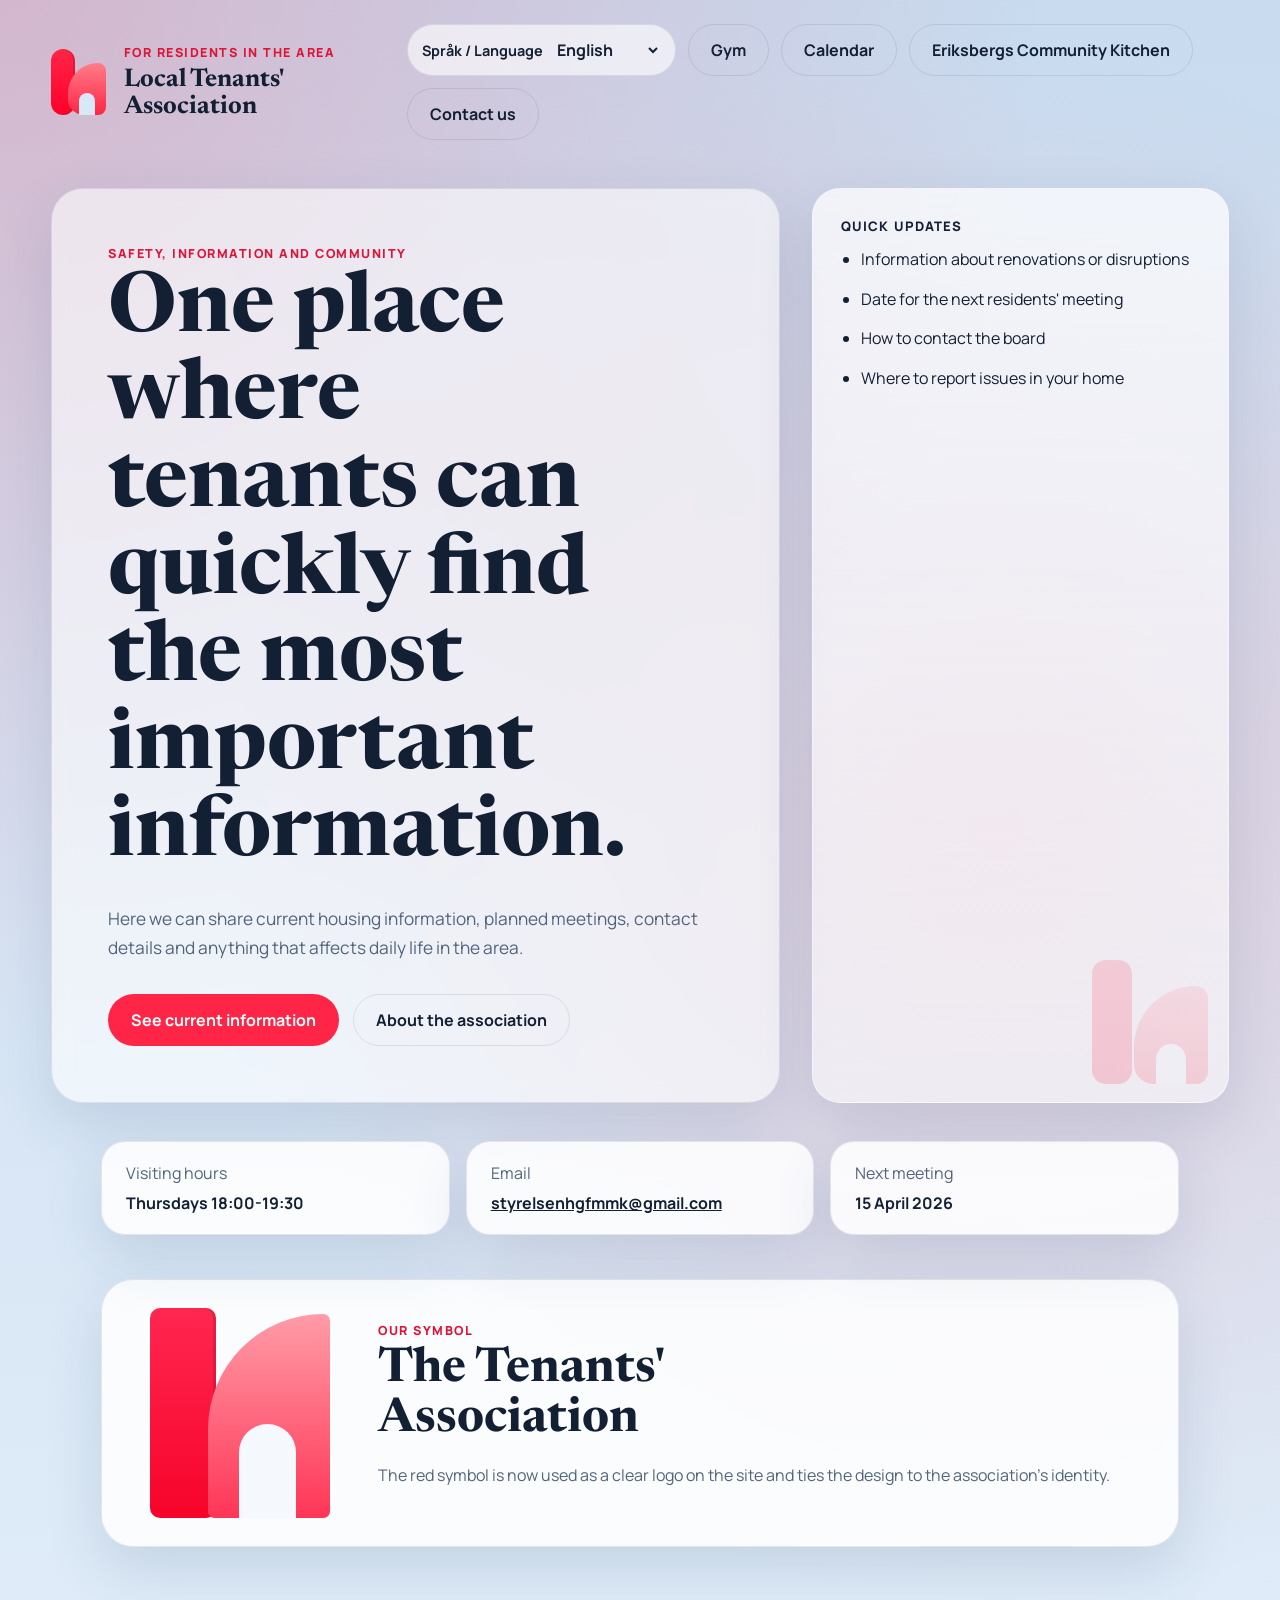
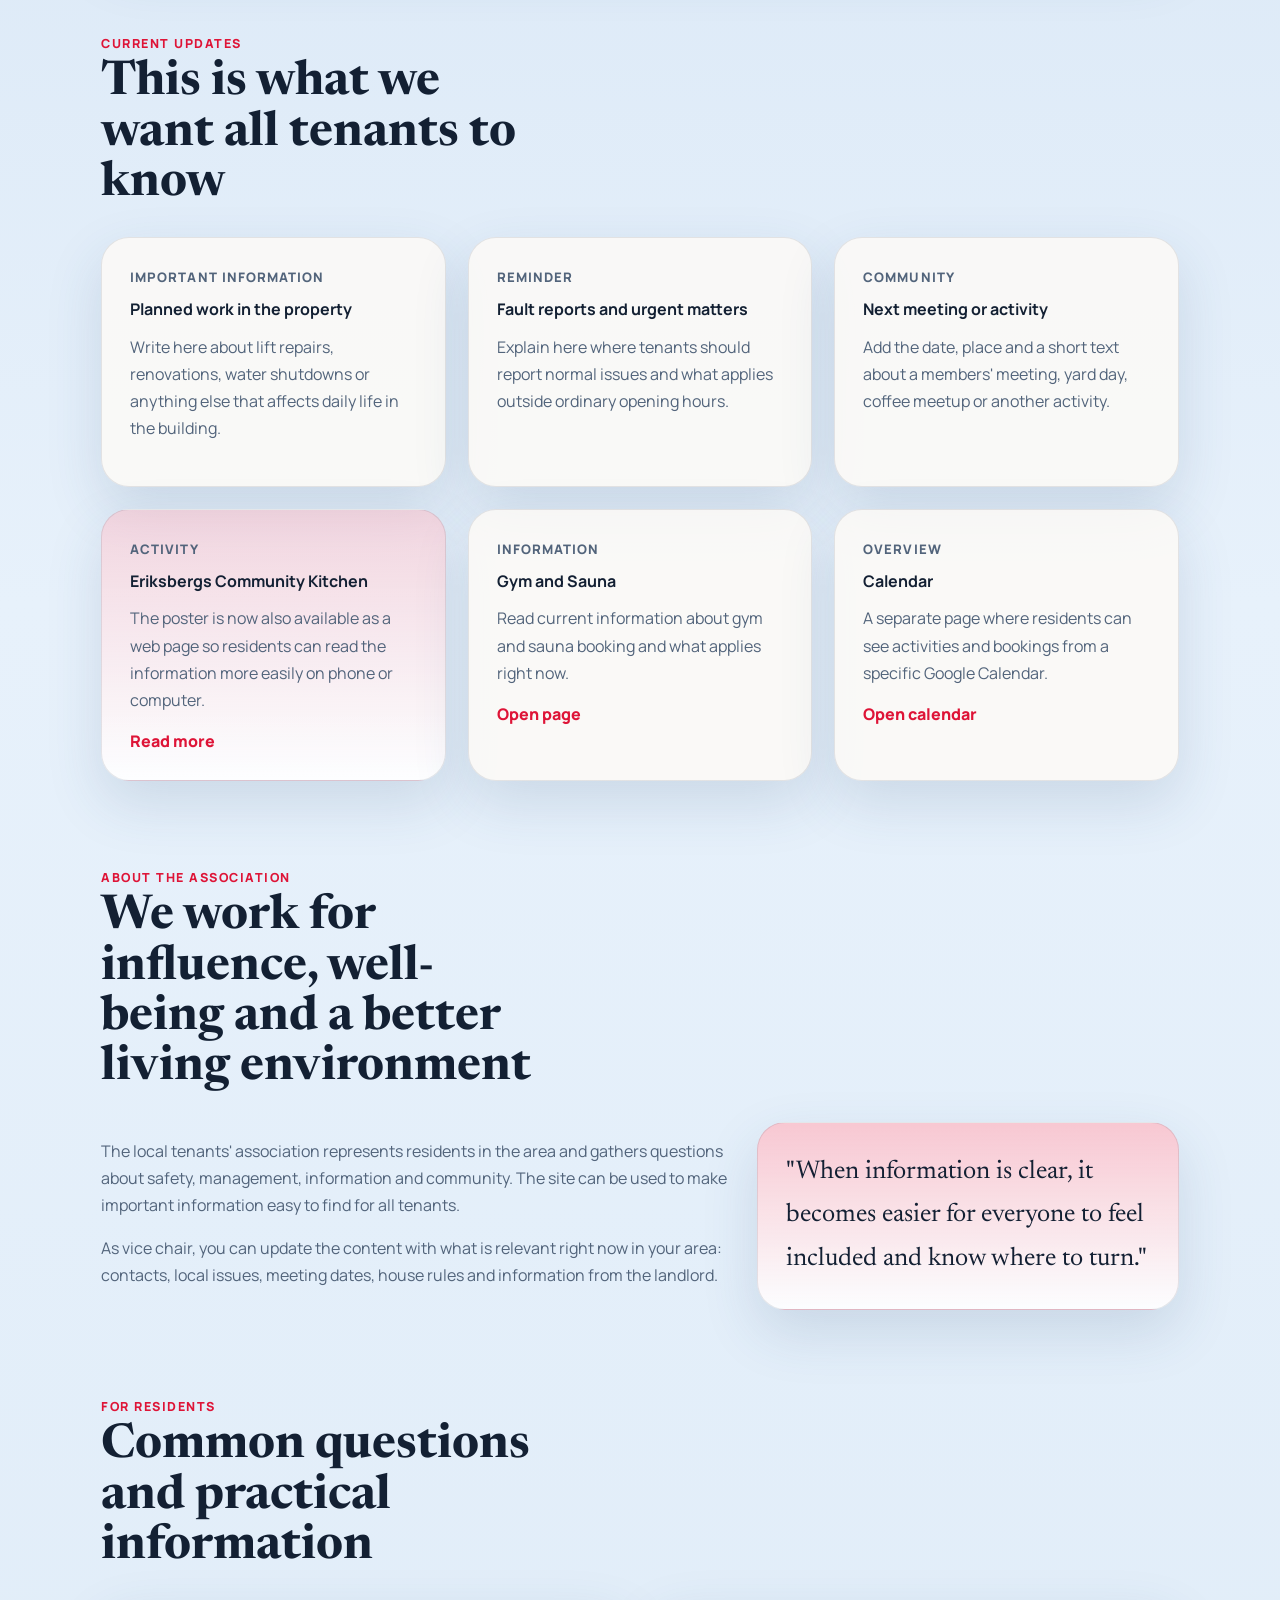
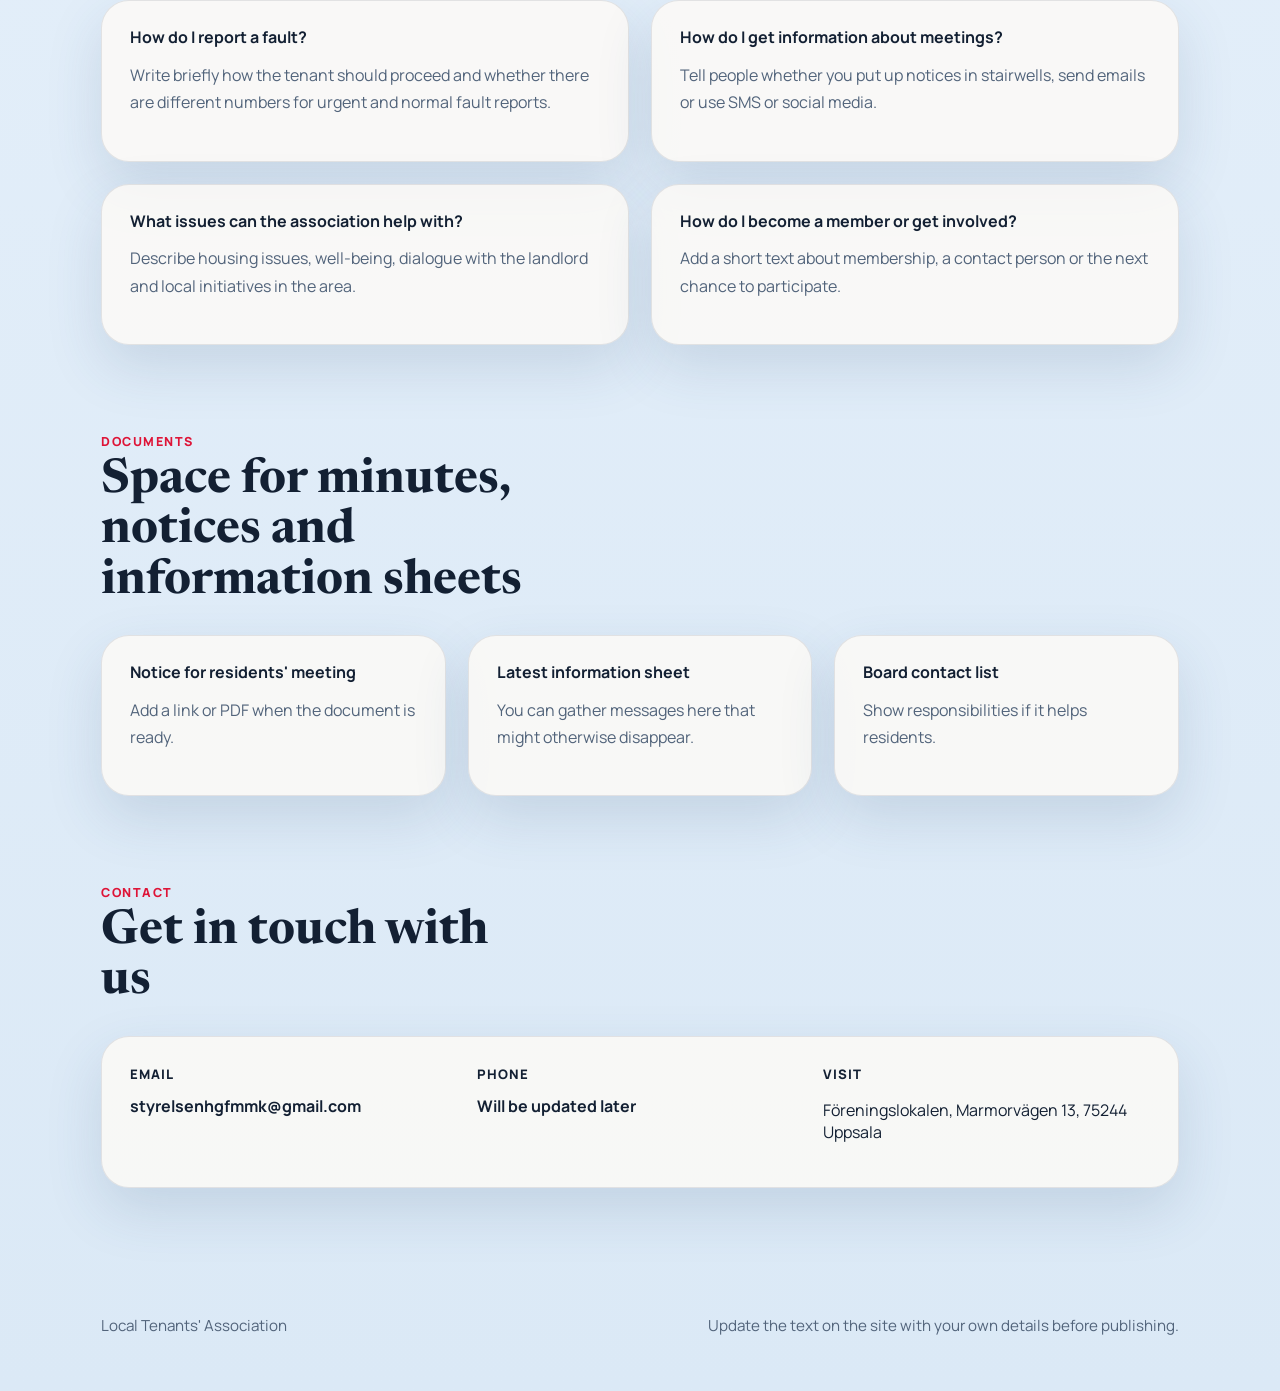
<file: index.html>
<!DOCTYPE html>
<html lang="sv">
<head>
  <meta charset="UTF-8">
  <meta name="viewport" content="width=device-width, initial-scale=1.0">
  <title>Lokala Hyresgästföreningen</title>
  <meta
    name="description"
    content="Information för hyresgäster från den lokala hyresgästföreningen."
  >
  <link rel="icon" type="image/svg+xml" href="favicon.svg?v=20260401">
  <link rel="preconnect" href="https://fonts.googleapis.com">
  <link rel="preconnect" href="https://fonts.gstatic.com" crossorigin>
  <link
    href="https://fonts.googleapis.com/css2?family=Manrope:wght@400;500;700;800&family=Newsreader:opsz,wght@6..72,500;6..72,700&display=swap"
    rel="stylesheet"
  >
  <link rel="stylesheet" href="styles.css?v=20260401">
  <script src="translations.js" defer></script>
</head>
<body data-page="home">
  <header class="hero">
    <nav class="topbar">
      <div class="brand">
        <span class="brand-mark" aria-hidden="true">
          <span class="brand-stem"></span>
          <span class="brand-arch"></span>
        </span>
        <div>
          <p class="eyebrow" data-i18n="home.brandEyebrow">För boende i området</p>
          <h1 data-i18n="home.brandTitle">Lokala Hyresgästföreningen</h1>
        </div>
      </div>
      <div class="topbar-actions">
        <label class="language-picker" for="language-select">
          <span class="language-label" data-i18n="common.languageLabel">Språk / Language</span>
          <select id="language-select" class="language-select">
            <option value="sv" data-i18n="common.swedish">Svenska</option>
            <option value="en" data-i18n="common.english">English</option>
            <option value="ar" data-i18n="common.arabic">العربية</option>
            <option value="fa" data-i18n="common.persian">فارسی</option>
            <option value="uk" data-i18n="common.ukrainian">Українська</option>
          </select>
        </label>
        <a class="button button-ghost" href="gym.html" data-i18n="common.gym">Gym</a>
        <a class="button button-ghost" href="kalender.html" data-i18n="common.calendar">Kalender</a>
        <a class="button button-ghost" href="eriksbergsfolkkok.html" data-i18n="common.folkkok">Eriksbergs Folkkök</a>
        <a class="button button-ghost" href="#kontakt" data-i18n="common.contact">Kontakta oss</a>
      </div>
    </nav>

    <section class="hero-content">
      <div class="hero-copy">
        <p class="eyebrow" data-i18n="home.heroEyebrow">Trygghet, information och gemenskap</p>
        <h2 data-i18n="home.heroTitle">En samlad plats där hyresgäster kan hitta det viktigaste direkt.</h2>
        <p class="lead" data-i18n="home.heroLead">
          Här kan vi dela aktuell information om boendet, planerade möten, kontaktvägar och sådant som påverkar vardagen i området.
        </p>
        <div class="hero-actions">
          <a class="button" href="#aktuellt" data-i18n="home.heroPrimary">Se aktuell information</a>
          <a class="button button-secondary" href="#om-foreningen" data-i18n="home.heroSecondary">Om föreningen</a>
        </div>
      </div>

      <aside class="hero-panel">
        <p class="panel-label" data-i18n="home.panelLabel">Snabbt just nu</p>
        <ul class="panel-list">
          <li data-i18n="home.panelItem1">Information om renovering eller störningar</li>
          <li data-i18n="home.panelItem2">Datum för nästa boendemöte</li>
          <li data-i18n="home.panelItem3">Hur man kontaktar styrelsen</li>
          <li data-i18n="home.panelItem4">Vart man vänder sig vid fel i bostaden</li>
        </ul>
        <div class="panel-mark" aria-hidden="true">
          <span class="panel-stem"></span>
          <span class="panel-arch"></span>
        </div>
      </aside>
    </section>
  </header>

  <main>
    <section class="info-strip">
      <article>
        <span data-i18n="home.infoVisitLabel">Besökstid</span>
        <strong data-i18n="home.infoVisitValue">Torsdagar 18:00-19:30</strong>
      </article>
      <article>
        <span data-i18n="home.infoEmailLabel">E-post</span>
        <strong><a href="mailto:styrelsenhgfmmk@gmail.com">styrelsenhgfmmk@gmail.com</a></strong>
      </article>
      <article>
        <span data-i18n="home.infoMeetingLabel">Nästa möte</span>
        <strong data-i18n="home.infoMeetingValue">15 april 2026</strong>
      </article>
    </section>

    <section class="section logo-section" aria-label="Hyresgästföreningens logga">
      <div class="logo-showcase">
        <div class="logo-showcase-mark" aria-hidden="true">
          <span class="logo-showcase-stem"></span>
          <span class="logo-showcase-arch"></span>
        </div>
        <div class="logo-showcase-copy">
          <p class="eyebrow" data-i18n="home.logoEyebrow">Vår symbol</p>
          <h3 data-i18n="home.logoTitle">Hyresgästföreningen</h3>
          <p data-i18n="home.logoText">Den röda symbolen används nu som tydlig logga på sidan och knyter ihop utseendet med föreningens profil.</p>
        </div>
      </div>
    </section>

    <section class="section" id="aktuellt">
      <div class="section-heading">
        <p class="eyebrow" data-i18n="home.currentEyebrow">Aktuellt</p>
        <h3 data-i18n="home.currentTitle">Det här vill vi att alla hyresgäster ska känna till</h3>
      </div>
      <div class="cards cards-flex">
        <article class="card">
          <p class="card-tag" data-i18n="home.card1Tag">Viktig information</p>
          <h4 data-i18n="home.card1Title">Planerade arbeten i fastigheten</h4>
          <p data-i18n="home.card1Text">Skriv här om exempelvis hissarbete, renovering, vattenavstängning eller annat som påverkar boendet.</p>
        </article>
        <article class="card">
          <p class="card-tag" data-i18n="home.card2Tag">Påminnelse</p>
          <h4 data-i18n="home.card2Title">Felanmälan och akuta ärenden</h4>
          <p data-i18n="home.card2Text">Beskriv här vart hyresgäster ska vända sig för vanliga fel och vad som gäller utanför ordinarie öppettider.</p>
        </article>
        <article class="card">
          <p class="card-tag" data-i18n="home.card3Tag">Gemenskap</p>
          <h4 data-i18n="home.card3Title">Nästa möte eller aktivitet</h4>
          <p data-i18n="home.card3Text">Lägg in datum, plats och kort information om medlemsmöte, gårdsdag, fika eller annan aktivitet.</p>
        </article>
        <article class="card card-highlight">
          <p class="card-tag" data-i18n="home.card4Tag">Aktivitet</p>
          <h4 data-i18n="home.card4Title">Eriksbergs Folkkök</h4>
          <p data-i18n="home.card4Text">Affischen finns nu även som webbsida så att boende lättare kan läsa informationen från telefon eller dator.</p>
          <a class="text-link" href="eriksbergsfolkkok.html" data-i18n="home.card4Link">Läs mer</a>
        </article>
        <article class="card">
          <p class="card-tag" data-i18n="home.card5Tag">Information</p>
          <h4 data-i18n="home.card5Title">Gym och Bastu</h4>
          <p data-i18n="home.card5Text">Läs aktuell information om gym- och bastubokningen och vad som gäller just nu.</p>
          <a class="text-link" href="gym.html" data-i18n="home.card5Link">Öppna sidan</a>
        </article>
        <article class="card">
          <p class="card-tag" data-i18n="home.card6Tag">Översikt</p>
          <h4 data-i18n="home.card6Title">Kalender</h4>
          <p data-i18n="home.card6Text">En egen sida där boende kan se aktiviteter och bokningar från en viss Google Kalender.</p>
          <a class="text-link" href="kalender.html" data-i18n="home.card6Link">Öppna kalender</a>
        </article>
      </div>
    </section>

    <section class="section accent-section" id="om-foreningen">
      <div class="section-heading">
        <p class="eyebrow" data-i18n="home.aboutEyebrow">Om föreningen</p>
        <h3 data-i18n="home.aboutTitle">Vi arbetar för inflytande, trivsel och bättre boendemiljö</h3>
      </div>
      <div class="two-column">
        <div>
          <p data-i18n="home.aboutText1">Den lokala hyresgästföreningen företräder de boende i området och samlar frågor som rör trygghet, förvaltning, information och gemenskap. Sidan kan användas för att göra viktig information lätt att hitta för alla hyresgäster.</p>
          <p data-i18n="home.aboutText2">Som viceordförande kan du uppdatera innehållet med sådant som är aktuellt just hos er: kontaktpersoner, lokala frågor, mötesdatum, trivselregler och information från värden.</p>
        </div>
        <div class="quote-box">
          <p data-i18n="home.aboutQuote">"När information är tydlig blir det enklare för alla att känna sig delaktiga och veta vart man ska vända sig."</p>
        </div>
      </div>
    </section>

    <section class="section" id="boendeinfo">
      <div class="section-heading">
        <p class="eyebrow" data-i18n="home.faqEyebrow">För boende</p>
        <h3 data-i18n="home.faqTitle">Vanliga frågor och praktisk information</h3>
      </div>
      <div class="faq-grid">
        <article class="faq-item">
          <h4 data-i18n="home.faq1Title">Hur gör jag en felanmälan?</h4>
          <p data-i18n="home.faq1Text">Skriv kort hur hyresgästen går tillväga och om det finns olika nummer för akut och vanlig felanmälan.</p>
        </article>
        <article class="faq-item">
          <h4 data-i18n="home.faq2Title">Hur får jag information om möten?</h4>
          <p data-i18n="home.faq2Text">Berätta om ni sätter upp lappar i trapphuset, skickar mejl eller använder sms eller sociala medier.</p>
        </article>
        <article class="faq-item">
          <h4 data-i18n="home.faq3Title">Vilka frågor kan föreningen hjälpa till med?</h4>
          <p data-i18n="home.faq3Text">Beskriv till exempel boendefrågor, trivsel, dialog med hyresvärden och lokala initiativ i området.</p>
        </article>
        <article class="faq-item">
          <h4 data-i18n="home.faq4Title">Hur blir jag medlem eller engagerad?</h4>
          <p data-i18n="home.faq4Text">Lägg till en kort text om medlemskap, kontaktperson eller nästa tillfälle att delta.</p>
        </article>
      </div>
    </section>

    <section class="section" id="dokument">
      <div class="section-heading">
        <p class="eyebrow" data-i18n="home.docsEyebrow">Dokument</p>
        <h3 data-i18n="home.docsTitle">Plats för protokoll, kallelser och informationsblad</h3>
      </div>
      <div class="document-list">
        <article>
          <h4 data-i18n="home.docs1Title">Kallelse till boendemöte</h4>
          <p data-i18n="home.docs1Text">Lägg till länk eller pdf när dokumentet finns klart.</p>
        </article>
        <article>
          <h4 data-i18n="home.docs2Title">Senaste informationsbladet</h4>
          <p data-i18n="home.docs2Text">Här kan ni samla utskick som annars lätt försvinner.</p>
        </article>
        <article>
          <h4 data-i18n="home.docs3Title">Kontaktlista för styrelsen</h4>
          <p data-i18n="home.docs3Text">Visa gärna ansvarsfördelning om det hjälper de boende.</p>
        </article>
      </div>
    </section>

    <section class="section contact-section" id="kontakt">
      <div class="section-heading">
        <p class="eyebrow" data-i18n="home.contactEyebrow">Kontakt</p>
        <h3 data-i18n="home.contactTitle">Hör av dig till oss</h3>
      </div>
      <div class="contact-card">
        <div>
          <p class="contact-label" data-i18n="home.contactEmail">E-post</p>
          <a href="mailto:styrelsenhgfmmk@gmail.com">styrelsenhgfmmk@gmail.com</a>
        </div>
        <div>
          <p class="contact-label" data-i18n="home.contactPhone">Telefon</p>
          <a href="tel:" data-i18n="home.contactPhoneValue">Kommer uppdateras småningom</a>
        </div>
        <div>
          <p class="contact-label" data-i18n="home.contactVisit">Besök</p>
          <p>Föreningslokalen, Marmorvägen 13, 75244 Uppsala</p>
        </div>
      </div>
    </section>
  </main>

  <footer class="footer">
    <p data-i18n="common.footerOrg">Lokala Hyresgästföreningen</p>
    <p data-i18n="home.footerNote">Uppdatera texten i sidan med era egna uppgifter innan publicering.</p>
  </footer>
</body>
</html>
</file>
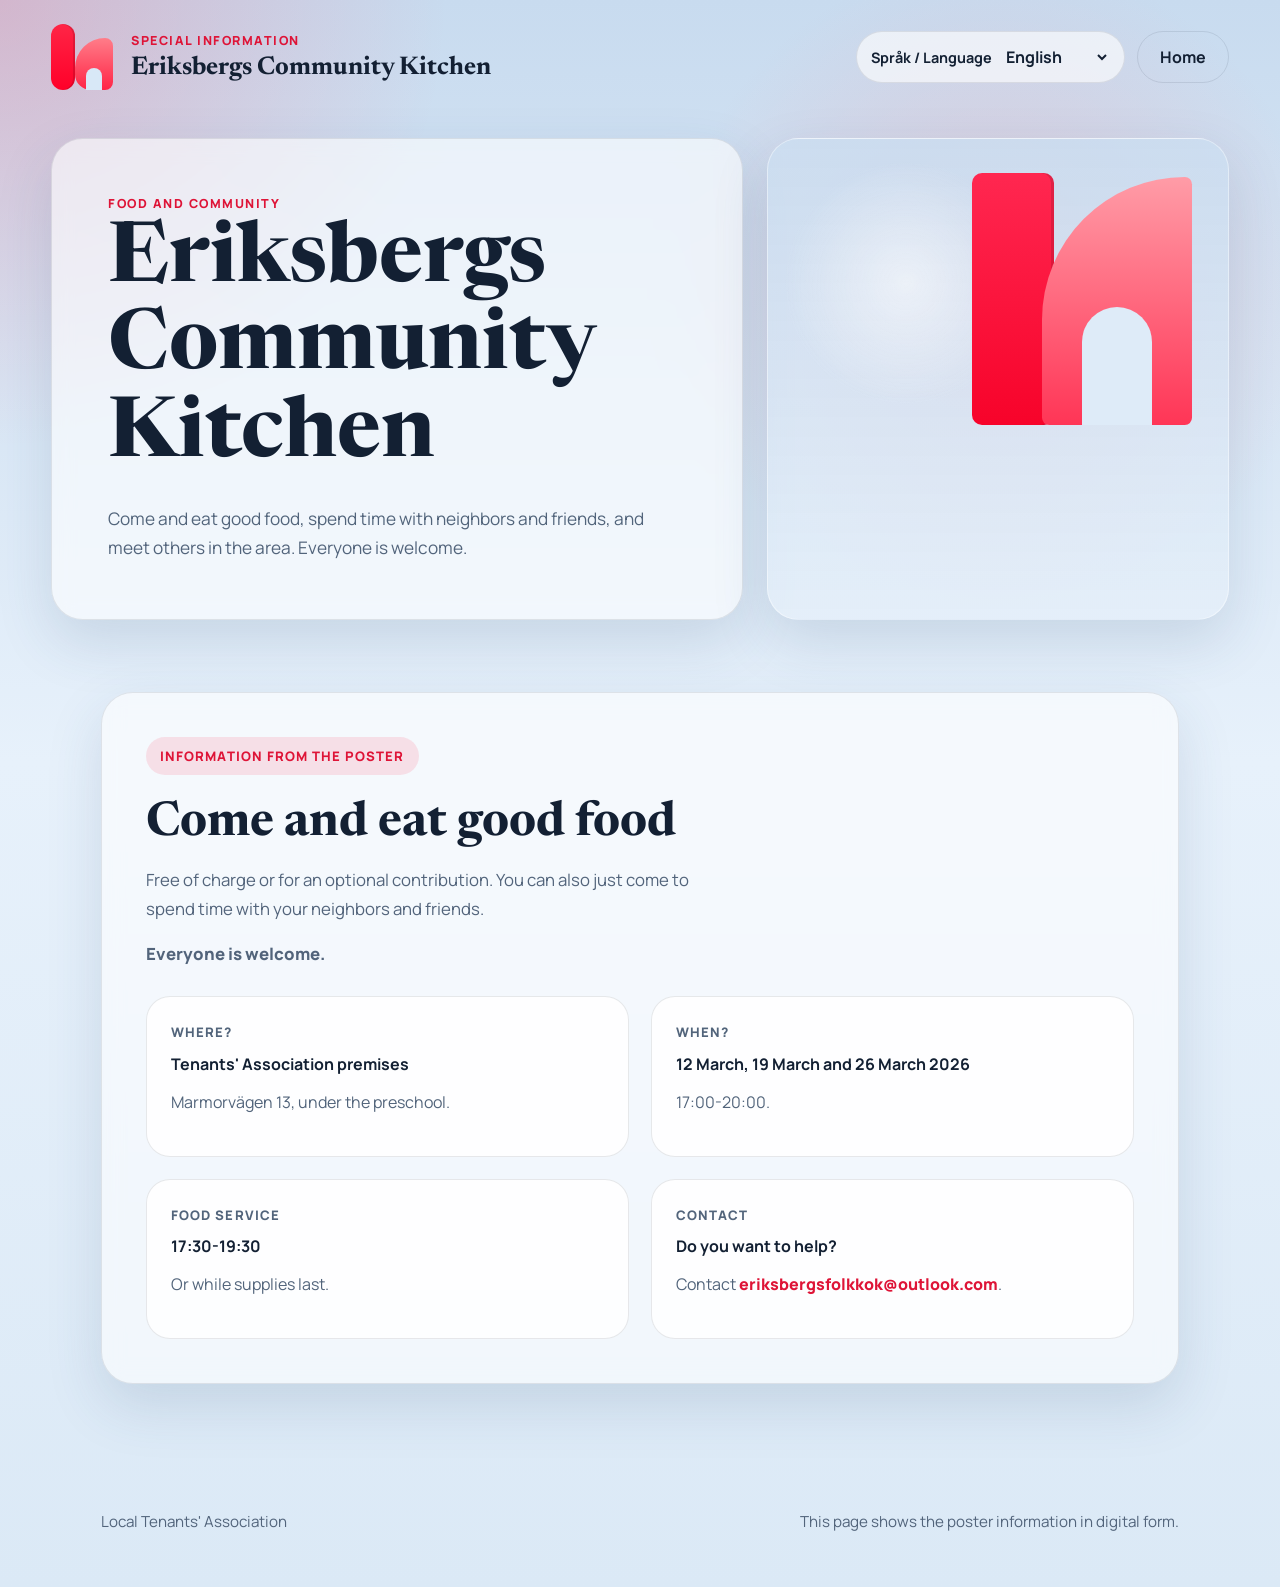
<file: eriksbergsfolkkok.html>
<!DOCTYPE html>
<html lang="sv">
<head>
  <meta charset="UTF-8">
  <meta name="viewport" content="width=device-width, initial-scale=1.0">
  <title>Eriksbergs Folkkök</title>
  <meta
    name="description"
    content="Information om Eriksbergs Folkkök från den lokala hyresgästföreningen."
  >
  <link rel="icon" type="image/svg+xml" href="favicon.svg?v=20260401">
  <link rel="preconnect" href="https://fonts.googleapis.com">
  <link rel="preconnect" href="https://fonts.gstatic.com" crossorigin>
  <link
    href="https://fonts.googleapis.com/css2?family=Manrope:wght@400;500;700;800&family=Newsreader:opsz,wght@6..72,500;6..72,700&display=swap"
    rel="stylesheet"
  >
  <link rel="stylesheet" href="styles.css?v=20260401">
  <script src="translations.js" defer></script>
</head>
<body data-page="folkkok">
  <header class="hero folkkok-hero">
    <nav class="topbar">
      <div class="brand">
        <span class="brand-mark" aria-hidden="true">
          <span class="brand-stem"></span>
          <span class="brand-arch"></span>
        </span>
        <div>
          <p class="eyebrow" data-i18n="folkkok.eyebrow">Särskild information</p>
          <h1 data-i18n="folkkok.title">Eriksbergs Folkkök</h1>
        </div>
      </div>
      <div class="topbar-actions">
        <label class="language-picker" for="language-select">
          <span class="language-label" data-i18n="common.languageLabel">Språk / Language</span>
          <select id="language-select" class="language-select">
            <option value="sv" data-i18n="common.swedish">Svenska</option>
            <option value="en" data-i18n="common.english">English</option>
            <option value="ar" data-i18n="common.arabic">العربية</option>
            <option value="fa" data-i18n="common.persian">فارسی</option>
            <option value="uk" data-i18n="common.ukrainian">Українська</option>
          </select>
        </label>
        <a class="button button-ghost" href="index.html" data-i18n="common.home">Startsidan</a>
      </div>
    </nav>

    <section class="folkkok-header">
      <div class="folkkok-copy">
        <p class="eyebrow" data-i18n="folkkok.heroEyebrow">Matsamling och gemenskap</p>
        <h2 data-i18n="folkkok.heroTitle">Eriksbergs Folkkök</h2>
        <p class="lead" data-i18n="folkkok.heroLead">Kom och ät god mat, umgås med grannar och vänner och träffa andra i området. Alla är välkomna.</p>
      </div>
      <div class="folkkok-logo-panel" aria-hidden="true">
        <div class="folkkok-logo-mark">
          <span class="folkkok-logo-stem"></span>
          <span class="folkkok-logo-arch"></span>
        </div>
      </div>
    </section>
  </header>

  <main class="folkkok-main">
    <section class="section folkkok-section">
      <div class="folkkok-poster">
        <div class="poster-badge" data-i18n="folkkok.badge">Information från affischen</div>
        <div class="poster-block">
          <h3 data-i18n="folkkok.blockTitle">Kom och ät god mat</h3>
          <p data-i18n="folkkok.blockText">Gratis eller mot valfritt bidrag. Du kan också bara komma för att umgås med dina grannar och vänner.</p>
          <p class="poster-note" data-i18n="folkkok.blockNote">Alla är välkomna.</p>
        </div>

        <div class="poster-grid">
          <article class="poster-card">
            <p class="card-tag" data-i18n="folkkok.whereTag">Var?</p>
            <h4 data-i18n="folkkok.whereTitle">Hyresgästföreningens lokal</h4>
            <p data-i18n="folkkok.whereText">Marmorvägen 13, under förskolan.</p>
          </article>

          <article class="poster-card">
            <p class="card-tag" data-i18n="folkkok.whenTag">När?</p>
            <h4 data-i18n="folkkok.whenTitle">12 mars, 19 mars och 26 mars 2026</h4>
            <p data-i18n="folkkok.whenText">Kl. 17:00-20:00.</p>
          </article>

          <article class="poster-card">
            <p class="card-tag" data-i18n="folkkok.foodTag">Matservering</p>
            <h4 data-i18n="folkkok.foodTitle">17:30-19:30</h4>
            <p data-i18n="folkkok.foodText">Eller så långt lagret räcker.</p>
          </article>

          <article class="poster-card">
            <p class="card-tag" data-i18n="folkkok.contactTag">Kontakt</p>
            <h4 data-i18n="folkkok.contactTitle">Vill du hjälpa till?</h4>
            <p><span data-i18n="folkkok.contactText">Hör av dig till</span> <a class="text-link" href="mailto:eriksbergsfolkkok@outlook.com">eriksbergsfolkkok@outlook.com</a>.</p>
          </article>
        </div>
      </div>
    </section>
  </main>

  <footer class="footer">
    <p data-i18n="common.footerOrg">Lokala Hyresgästföreningen</p>
    <p data-i18n="folkkok.footerNote">Sidan visar informationen från affischen i digital form.</p>
  </footer>
</body>
</html>
</file>
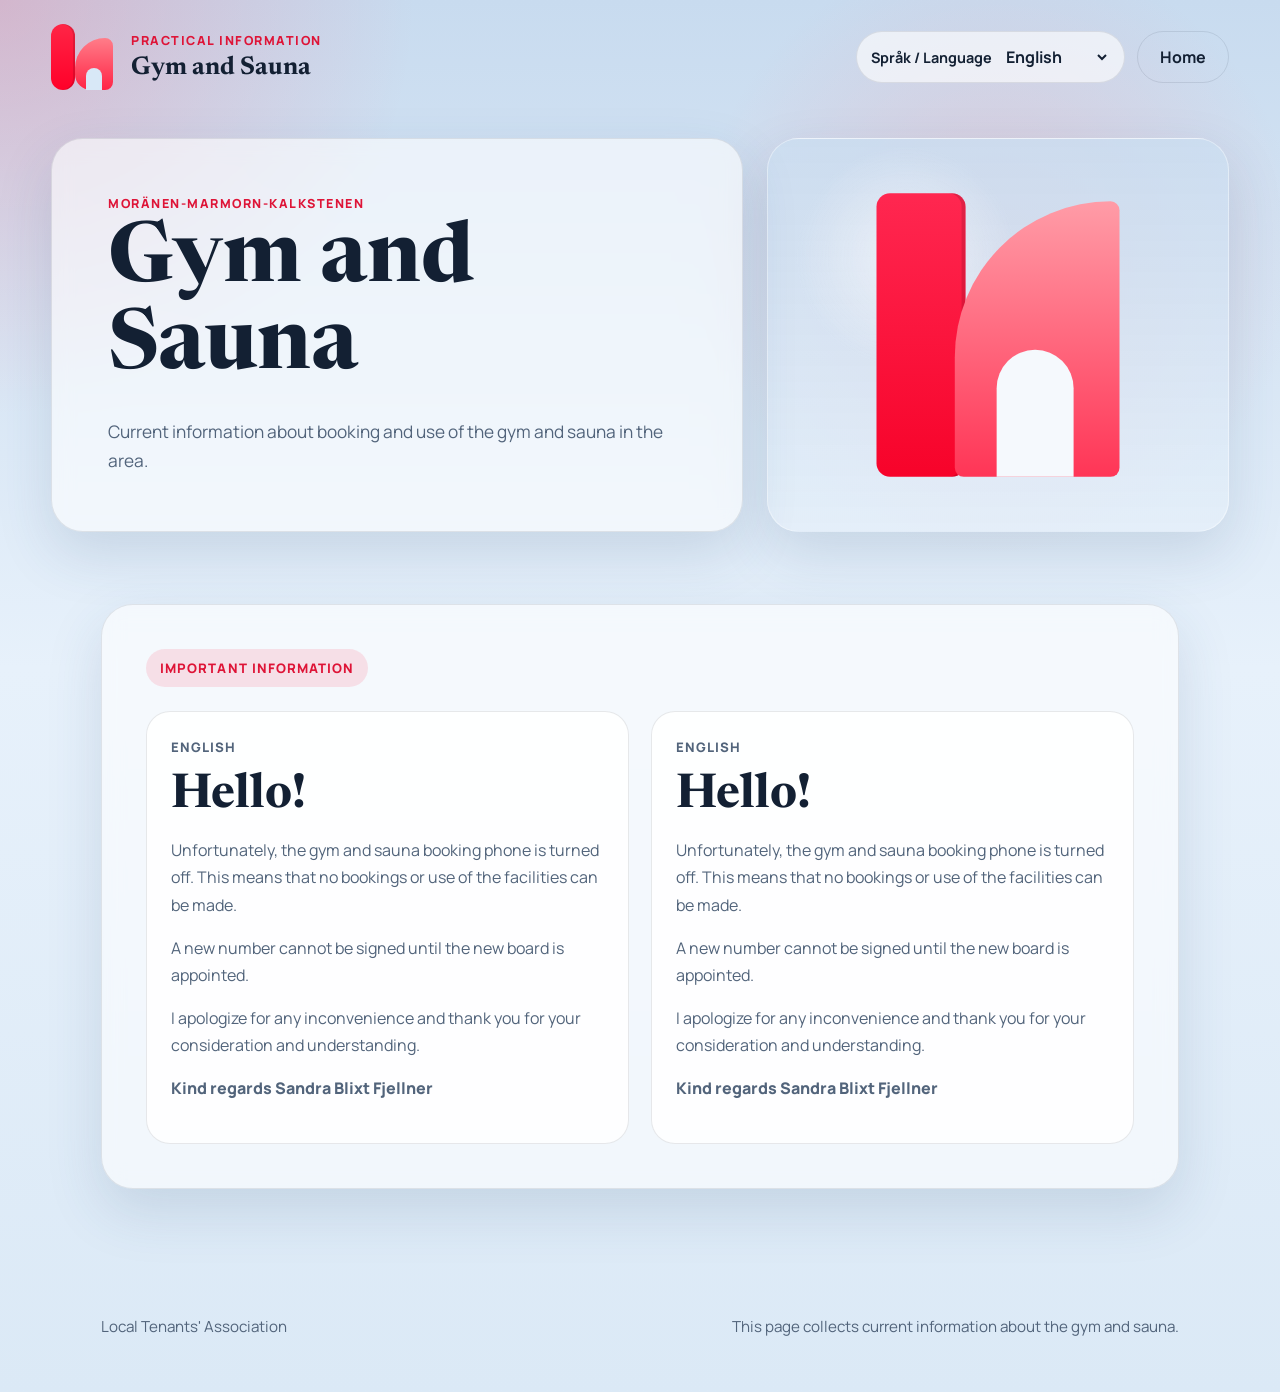
<file: gym.html>
<!DOCTYPE html>
<html lang="sv">
<head>
  <meta charset="UTF-8">
  <meta name="viewport" content="width=device-width, initial-scale=1.0">
  <title>Gym och Bastu</title>
  <meta
    name="description"
    content="Information om gym och bastu från den lokala hyresgästföreningen."
  >
  <link rel="icon" type="image/svg+xml" href="favicon.svg?v=20260401">
  <link rel="preconnect" href="https://fonts.googleapis.com">
  <link rel="preconnect" href="https://fonts.gstatic.com" crossorigin>
  <link
    href="https://fonts.googleapis.com/css2?family=Manrope:wght@400;500;700;800&family=Newsreader:opsz,wght@6..72,500;6..72,700&display=swap"
    rel="stylesheet"
  >
  <link rel="stylesheet" href="styles.css?v=20260401">
  <script src="translations.js" defer></script>
</head>
<body data-page="gym">
  <header class="hero utility-hero">
    <nav class="topbar">
      <div class="brand">
        <span class="brand-mark" aria-hidden="true">
          <span class="brand-stem"></span>
          <span class="brand-arch"></span>
        </span>
        <div>
          <p class="eyebrow" data-i18n="gym.eyebrow">Praktisk information</p>
          <h1 data-i18n="gym.title">Gym och Bastu</h1>
        </div>
      </div>
      <div class="topbar-actions">
        <label class="language-picker" for="language-select">
          <span class="language-label" data-i18n="common.languageLabel">Språk / Language</span>
          <select id="language-select" class="language-select">
            <option value="sv" data-i18n="common.swedish">Svenska</option>
            <option value="en" data-i18n="common.english">English</option>
            <option value="ar" data-i18n="common.arabic">العربية</option>
            <option value="fa" data-i18n="common.persian">فارسی</option>
            <option value="uk" data-i18n="common.ukrainian">Українська</option>
          </select>
        </label>
        <a class="button button-ghost" href="index.html" data-i18n="common.home">Startsidan</a>
      </div>
    </nav>

    <section class="utility-header">
      <div class="utility-copy">
        <p class="eyebrow" data-i18n="gym.heroEyebrow">Moränen-Marmorn-Kalkstenen</p>
        <h2 data-i18n="gym.heroTitle">Gym och Bastu</h2>
        <p class="lead" data-i18n="gym.heroLead">Aktuell information om bokning och användning av gym och bastu i området.</p>
      </div>
      <div class="utility-panel">
        <div class="logo-showcase-mark utility-logo" aria-hidden="true">
          <span class="logo-showcase-stem"></span>
          <span class="logo-showcase-arch"></span>
        </div>
      </div>
    </section>
  </header>

  <main class="utility-main">
    <section class="section utility-section">
      <div class="notice-board">
        <div class="poster-badge" data-i18n="gym.badge">Viktig information</div>
        <div class="notice-grid">
          <article class="notice-card">
            <p class="card-tag" data-i18n="gym.svTag">Svenska</p>
            <h3 data-i18n="gym.svHello">Hej!</h3>
            <p data-i18n="gym.svText1">Tyvärr är gym- och bastubokningstelefonen avstängd. Det betyder att inga bokningar eller användning av faciliteterna kan göras.</p>
            <p data-i18n="gym.svText2">Nytt nummer kan ej tecknas förrän den nya styrelsen är tillsatt.</p>
            <p data-i18n="gym.svText3">Jag beklagar för eventuella olägenheter och tackar för visad hänsyn och förståelse.</p>
            <p class="poster-note" data-i18n="gym.svSignoff">Vänliga hälsningar Sandra Blixt Fjellner</p>
          </article>

          <article class="notice-card">
            <p class="card-tag" data-i18n="gym.enTag">English</p>
            <h3 data-i18n="gym.enHello">Hello!</h3>
            <p data-i18n="gym.enText1">Unfortunately, the gym and sauna booking phone is turned off. This means that no bookings or use of the facilities can be made.</p>
            <p data-i18n="gym.enText2">A new number cannot be signed until the new board is appointed.</p>
            <p data-i18n="gym.enText3">I apologize for any inconvenience and thank you for your consideration and understanding.</p>
            <p class="poster-note" data-i18n="gym.enSignoff">Kind regards Sandra Blixt Fjellner</p>
          </article>
        </div>
      </div>
    </section>
  </main>

  <footer class="footer">
    <p data-i18n="common.footerOrg">Lokala Hyresgästföreningen</p>
    <p data-i18n="gym.footerNote">Sidan samlar aktuell information om gym och bastu.</p>
  </footer>
</body>
</html>
</file>
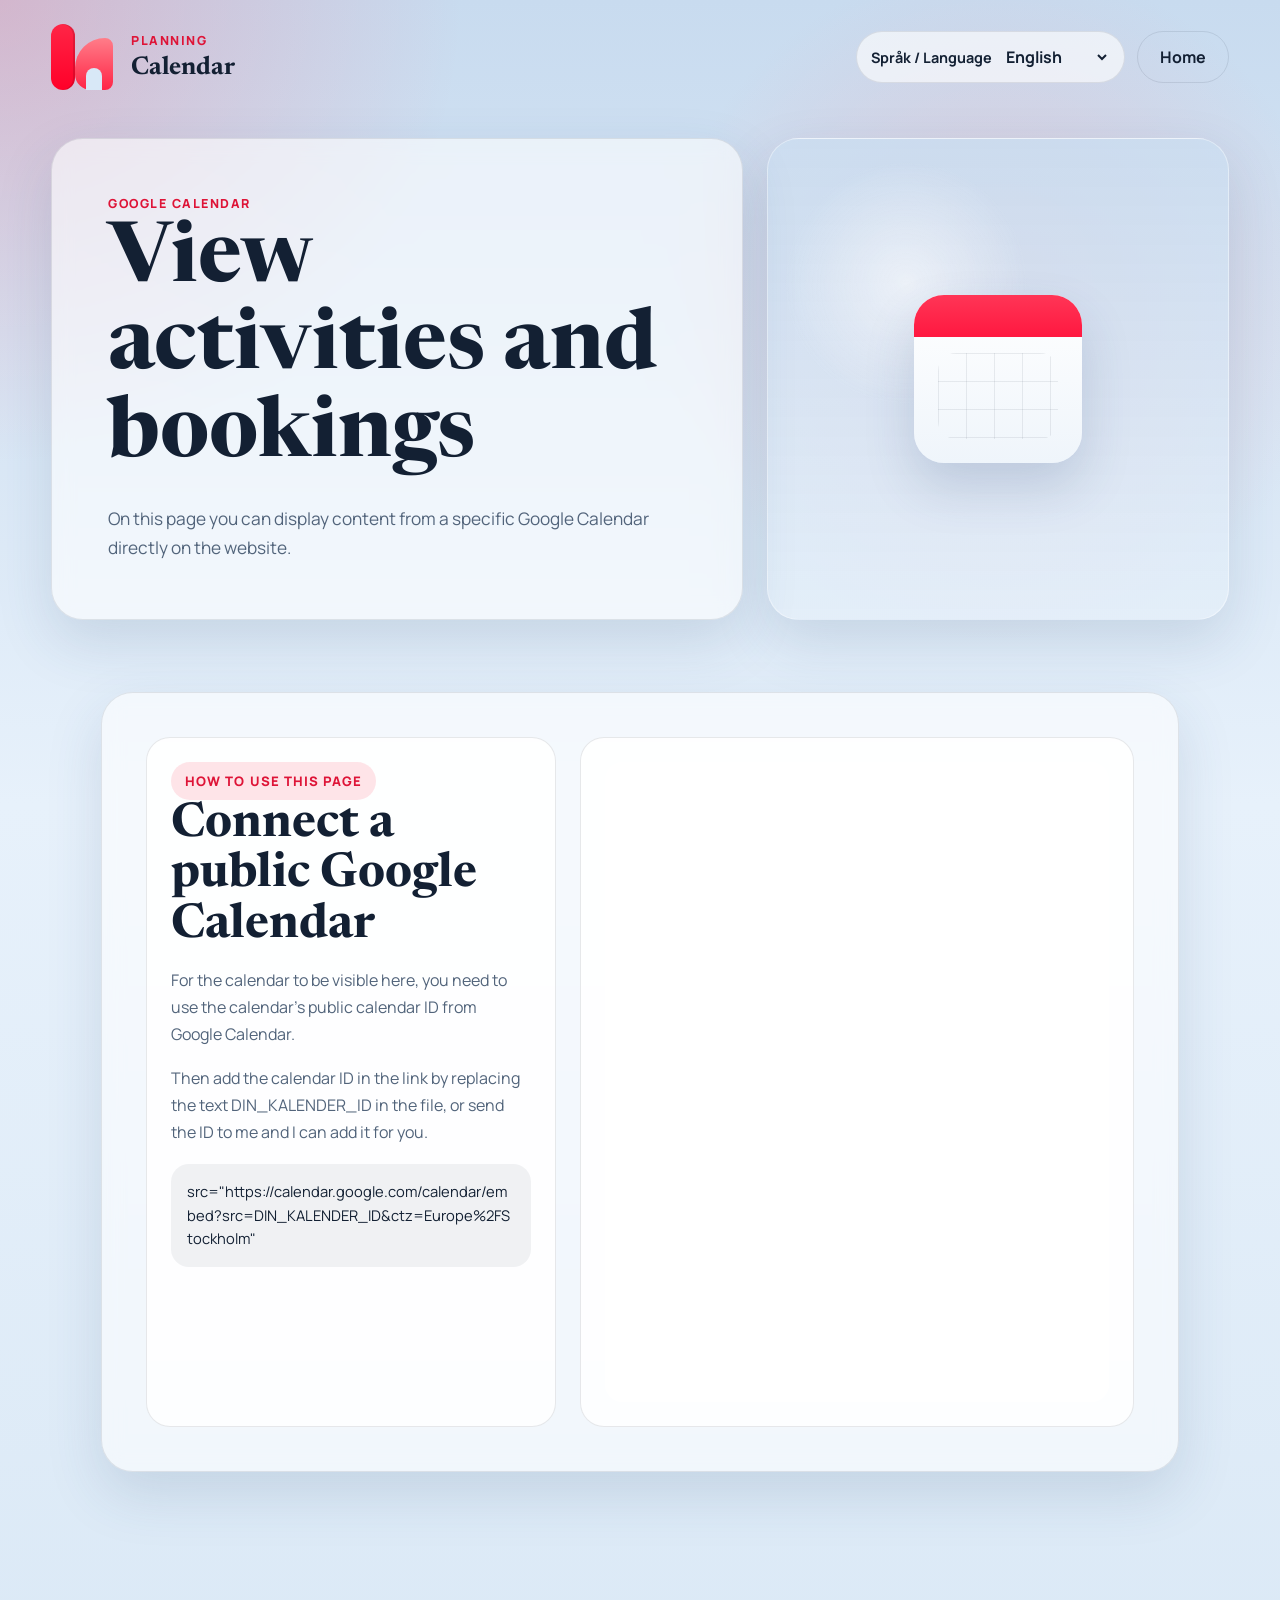
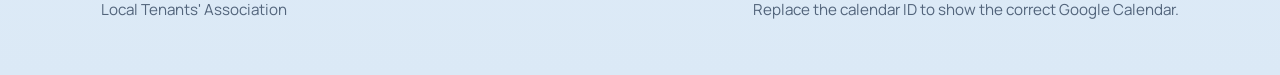
<file: kalender.html>
<!DOCTYPE html>
<html lang="sv">
<head>
  <meta charset="UTF-8">
  <meta name="viewport" content="width=device-width, initial-scale=1.0">
  <title>Kalender</title>
  <meta
    name="description"
    content="Kalendersida för den lokala hyresgästföreningen."
  >
  <link rel="icon" type="image/svg+xml" href="favicon.svg?v=20260401">
  <link rel="preconnect" href="https://fonts.googleapis.com">
  <link rel="preconnect" href="https://fonts.gstatic.com" crossorigin>
  <link
    href="https://fonts.googleapis.com/css2?family=Manrope:wght@400;500;700;800&family=Newsreader:opsz,wght@6..72,500;6..72,700&display=swap"
    rel="stylesheet"
  >
  <link rel="stylesheet" href="styles.css?v=20260401">
  <style>
    .utility-header,
    .utility-main {
      max-width: 1180px;
      margin: 0 auto;
    }

    .utility-header {
      display: grid;
      grid-template-columns: 1.2fr 0.8fr;
      gap: 24px;
      align-items: stretch;
    }

    .utility-copy,
    .calendar-page {
      border-radius: 32px;
      border: 1px solid rgba(19, 32, 51, 0.1);
      background: rgba(255, 255, 255, 0.58);
      backdrop-filter: blur(10px);
      box-shadow: 0 22px 55px rgba(50, 79, 120, 0.15);
    }

    .utility-copy {
      padding: clamp(28px, 5vw, 56px);
    }

    .utility-panel {
      display: grid;
      place-items: center;
      min-height: 320px;
      border-radius: 32px;
      border: 1px solid rgba(255, 255, 255, 0.42);
      background:
        radial-gradient(circle at 30% 30%, rgba(255, 255, 255, 0.55), transparent 26%),
        linear-gradient(180deg, rgba(202, 221, 240, 0.82), rgba(229, 239, 249, 0.72));
      box-shadow: 0 22px 55px rgba(50, 79, 120, 0.15);
    }

    .utility-section {
      padding-top: 32px;
      padding-bottom: 88px;
    }

    .calendar-page {
      display: grid;
      grid-template-columns: 0.85fr 1.15fr;
      gap: 24px;
      padding: clamp(24px, 4vw, 44px);
    }

    .calendar-instructions,
    .calendar-embed-card {
      padding: 24px;
      border-radius: 24px;
      border: 1px solid rgba(19, 32, 51, 0.1);
      background: rgba(255, 255, 255, 0.86);
    }

    .calendar-code {
      margin-top: 18px;
      padding: 16px;
      border-radius: 18px;
      background: rgba(19, 32, 51, 0.06);
      font-size: 0.92rem;
      line-height: 1.6;
      word-break: break-all;
    }

    .calendar-frame {
      display: block;
      width: 100%;
      min-height: 640px;
      border: 0;
      border-radius: 18px;
      background: #fff;
    }

    @media (max-width: 960px) {
      .utility-header,
      .calendar-page {
        grid-template-columns: 1fr;
      }

      .utility-panel {
        min-height: 240px;
      }
    }
  </style>
  <script src="translations.js" defer></script>
</head>
<body data-page="calendar">
  <header class="hero utility-hero">
    <nav class="topbar">
      <div class="brand">
        <span class="brand-mark" aria-hidden="true">
          <span class="brand-stem"></span>
          <span class="brand-arch"></span>
        </span>
        <div>
          <p class="eyebrow" data-i18n="calendar.eyebrow">Planering</p>
          <h1 data-i18n="calendar.title">Kalender</h1>
        </div>
      </div>
      <div class="topbar-actions">
        <label class="language-picker" for="language-select">
          <span class="language-label" data-i18n="common.languageLabel">Språk / Language</span>
          <select id="language-select" class="language-select">
            <option value="sv" data-i18n="common.swedish">Svenska</option>
            <option value="en" data-i18n="common.english">English</option>
            <option value="ar" data-i18n="common.arabic">العربية</option>
            <option value="fa" data-i18n="common.persian">فارسی</option>
            <option value="uk" data-i18n="common.ukrainian">Українська</option>
          </select>
        </label>
        <a class="button button-ghost" href="index.html" data-i18n="common.home">Startsidan</a>
      </div>
    </nav>

    <section class="utility-header">
      <div class="utility-copy">
        <p class="eyebrow" data-i18n="calendar.heroEyebrow">Google Kalender</p>
        <h2 data-i18n="calendar.heroTitle">Visa aktiviteter och bokningar</h2>
        <p class="lead" data-i18n="calendar.heroLead">På den här sidan kan vi visa innehållet från en viss Google Kalender direkt på webbplatsen.</p>
      </div>
      <div class="utility-panel">
        <div class="calendar-icon" aria-hidden="true"></div>
      </div>
    </section>
  </header>

  <main class="utility-main">
    <section class="section utility-section">
      <div class="calendar-page">
        <div class="calendar-instructions">
          <div class="poster-badge" data-i18n="calendar.badge">Så använder ni sidan</div>
          <h3 data-i18n="calendar.blockTitle">Koppla en offentlig Google Kalender</h3>
          <p data-i18n="calendar.text1">För att kalendern ska synas här behöver ni använda kalenderns offentliga kalender-ID från Google Kalender.</p>
          <p data-i18n="calendar.text2">Lägg sedan till kalender-ID i länken genom att ändra texten DIN_KALENDER_ID i filen eller skicka ID:t till mig så kan jag lägga in det åt er.</p>
          <div class="calendar-code">src="https://calendar.google.com/calendar/embed?src=DIN_KALENDER_ID&amp;ctz=Europe%2FStockholm"</div>
        </div>

        <div class="calendar-embed-card">
          <iframe
            class="calendar-frame"
            src="https://calendar.google.com/calendar/embed?src=DIN_KALENDER_ID&ctz=Europe%2FStockholm"
            title="Google Kalender"
            frameborder="0"
            scrolling="no"
          ></iframe>
        </div>
      </div>
    </section>
  </main>

  <footer class="footer">
    <p data-i18n="common.footerOrg">Lokala Hyresgästföreningen</p>
    <p data-i18n="calendar.footerNote">Byt ut kalender-ID för att visa rätt Google Kalender.</p>
  </footer>
</body>
</html>
</file>
<file: styles.css>
:root {
  --bg: #dceaf7;
  --surface: rgba(255, 255, 255, 0.58);
  --surface-strong: rgba(255, 255, 255, 0.86);
  --ink: #132033;
  --muted: #52647b;
  --line: rgba(19, 32, 51, 0.1);
  --accent: #ff2546;
  --accent-dark: #de1437;
  --accent-soft: #ffb8c2;
  --brand-light: #ff7d89;
  --shadow: 0 22px 55px rgba(50, 79, 120, 0.15);
}

* {
  box-sizing: border-box;
}

html {
  scroll-behavior: smooth;
}

body {
  margin: 0;
  font-family: "Manrope", sans-serif;
  color: var(--ink);
  background:
    radial-gradient(circle at top left, rgba(255, 37, 70, 0.2), transparent 22%),
    radial-gradient(circle at 78% 18%, rgba(255, 125, 137, 0.24), transparent 20%),
    linear-gradient(180deg, #c8dbef 0%, #e7f1fb 48%, #dbe9f6 100%);
}

a {
  color: inherit;
}

.hero {
  padding: 24px clamp(20px, 4vw, 56px) 72px;
}

.topbar,
.hero-content,
.section,
.info-strip,
.footer {
  max-width: 1180px;
  margin: 0 auto;
}

.topbar {
  display: flex;
  align-items: center;
  justify-content: space-between;
  gap: 24px;
  margin-bottom: 48px;
}

.topbar-actions {
  display: flex;
  flex-wrap: wrap;
  gap: 12px;
}

.language-picker {
  display: flex;
  align-items: center;
  gap: 10px;
  padding: 10px 14px;
  border-radius: 999px;
  border: 1px solid var(--line);
  background: rgba(255, 255, 255, 0.62);
}

.language-label {
  font-size: 0.9rem;
  font-weight: 700;
  color: var(--ink);
  white-space: nowrap;
}

.language-select {
  border: 0;
  background: transparent;
  color: var(--ink);
  font: inherit;
  font-weight: 700;
  outline: none;
}

.brand {
  display: flex;
  align-items: center;
  gap: 18px;
}

.brand-mark {
  position: relative;
  width: 62px;
  height: 66px;
  display: inline-block;
}

.brand-stem,
.brand-arch,
.panel-stem,
.panel-arch {
  position: absolute;
  display: block;
  border-radius: 14px;
}

.brand-stem {
  inset: 0 auto 0 0;
  width: 24px;
  background: linear-gradient(180deg, var(--accent), #ff0029);
  box-shadow: inset -2px 0 0 rgba(0, 0, 0, 0.12);
}

.brand-arch {
  right: 0;
  bottom: 0;
  width: 38px;
  height: 52px;
  background: linear-gradient(180deg, var(--brand-light), var(--accent));
  border-top-left-radius: 38px;
  border-top-right-radius: 10px;
  border-bottom-left-radius: 20px;
  border-bottom-right-radius: 10px;
}

.brand-arch::after {
  content: "";
  position: absolute;
  left: 11px;
  bottom: 0;
  width: 16px;
  height: 22px;
  background: #d8e8f7;
  border-top-left-radius: 18px;
  border-top-right-radius: 18px;
}

.eyebrow {
  margin: 0 0 6px;
  color: var(--accent-dark);
  text-transform: uppercase;
  letter-spacing: 0.12em;
  font-size: 0.78rem;
  font-weight: 800;
}

h1,
h2,
h3,
h4 {
  margin: 0;
  line-height: 1.05;
}

h1,
h2,
h3 {
  font-family: "Newsreader", serif;
  font-weight: 700;
}

h1 {
  font-size: clamp(1.4rem, 2vw, 1.8rem);
}

h2 {
  font-size: clamp(2.8rem, 7vw, 5.2rem);
  max-width: 10ch;
}

h3 {
  font-size: clamp(2rem, 4vw, 3rem);
  max-width: 14ch;
}

.hero-content {
  display: grid;
  grid-template-columns: 1.4fr 0.8fr;
  gap: 32px;
  align-items: stretch;
}

.hero-copy {
  padding: clamp(28px, 5vw, 56px);
  border: 1px solid var(--line);
  border-radius: 32px;
  background: var(--surface);
  backdrop-filter: blur(10px);
  box-shadow: var(--shadow);
}

.lead {
  max-width: 58ch;
  margin: 24px 0 0;
  font-size: 1.08rem;
  line-height: 1.7;
  color: var(--muted);
}

.hero-actions {
  display: flex;
  flex-wrap: wrap;
  gap: 14px;
  margin-top: 32px;
}

.button {
  display: inline-flex;
  align-items: center;
  justify-content: center;
  padding: 14px 22px;
  border-radius: 999px;
  border: 1px solid transparent;
  background: var(--accent);
  color: #fff;
  text-decoration: none;
  font-weight: 700;
  transition: transform 0.2s ease, background 0.2s ease;
}

.button:hover {
  transform: translateY(-1px);
  background: var(--accent-dark);
}

.button-secondary,
.button-ghost {
  background: transparent;
  color: var(--ink);
  border-color: var(--line);
}

.button-secondary:hover,
.button-ghost:hover {
  background: rgba(255, 255, 255, 0.6);
}

.hero-panel {
  position: relative;
  overflow: hidden;
  padding: 28px;
  border-radius: 28px;
  background: linear-gradient(180deg, rgba(255, 255, 255, 0.72), rgba(255, 255, 255, 0.52));
  color: var(--ink);
  border: 1px solid rgba(255, 255, 255, 0.42);
  box-shadow: var(--shadow);
}

.panel-label,
.card-tag,
.contact-label {
  margin: 0 0 12px;
  font-size: 0.82rem;
  font-weight: 800;
  letter-spacing: 0.08em;
  text-transform: uppercase;
}

.panel-list {
  margin: 0;
  padding-left: 20px;
  display: grid;
  gap: 14px;
  line-height: 1.6;
  position: relative;
  z-index: 1;
}

.panel-mark {
  position: absolute;
  right: 20px;
  bottom: 18px;
  width: 116px;
  height: 124px;
  opacity: 0.16;
}

.panel-stem {
  inset: 0 auto 0 0;
  width: 40px;
  background: linear-gradient(180deg, var(--accent), #ff0029);
}

.panel-arch {
  right: 0;
  bottom: 0;
  width: 74px;
  height: 98px;
  background: linear-gradient(180deg, var(--brand-light), var(--accent));
  border-top-left-radius: 70px;
  border-top-right-radius: 14px;
  border-bottom-left-radius: 22px;
  border-bottom-right-radius: 14px;
}

.panel-arch::after {
  content: "";
  position: absolute;
  left: 22px;
  bottom: 0;
  width: 30px;
  height: 40px;
  background: #eef5fc;
  border-top-left-radius: 28px;
  border-top-right-radius: 28px;
}

.info-strip {
  display: grid;
  grid-template-columns: repeat(3, 1fr);
  gap: 16px;
  padding: 0 clamp(20px, 4vw, 56px);
  margin-top: -34px;
  position: relative;
  z-index: 2;
}

.info-strip article {
  padding: 20px 24px;
  border-radius: 24px;
  background: var(--surface-strong);
  border: 1px solid var(--line);
  box-shadow: var(--shadow);
}

.info-strip span {
  display: block;
  margin-bottom: 8px;
  color: var(--muted);
}

.section {
  padding: 88px clamp(20px, 4vw, 56px) 0;
}

.section-heading {
  margin-bottom: 28px;
}

.logo-section {
  padding-top: 44px;
}

.logo-showcase {
  display: grid;
  grid-template-columns: 220px 1fr;
  gap: 28px;
  align-items: center;
  padding: 28px;
  border-radius: 32px;
  border: 1px solid var(--line);
  background: var(--surface-strong);
  box-shadow: var(--shadow);
}

.logo-showcase-mark {
  position: relative;
  width: 180px;
  height: 210px;
  margin: 0 auto;
}

.logo-showcase-stem,
.logo-showcase-arch {
  position: absolute;
  display: block;
}

.logo-showcase-stem {
  left: 0;
  top: 0;
  width: 66px;
  height: 210px;
  border-radius: 10px;
  background: linear-gradient(180deg, #ff2750, #f7032a);
  box-shadow: inset -3px 0 0 rgba(0, 0, 0, 0.12);
}

.logo-showcase-arch {
  right: 0;
  top: 6px;
  width: 122px;
  height: 204px;
  border-top-left-radius: 140px;
  border-top-right-radius: 8px;
  border-bottom-left-radius: 8px;
  border-bottom-right-radius: 8px;
  background: linear-gradient(180deg, #ff9ca7, #ff3556);
}

.logo-showcase-arch::after {
  content: "";
  position: absolute;
  left: 31px;
  bottom: 0;
  width: 57px;
  height: 94px;
  background: #f5f9fd;
  border-top-left-radius: 56px;
  border-top-right-radius: 56px;
}

.logo-showcase-copy p:last-child {
  color: var(--muted);
  line-height: 1.7;
}

.cards,
.faq-grid,
.document-list {
  display: grid;
  gap: 22px;
}

.cards {
  grid-template-columns: repeat(3, minmax(0, 1fr));
}

.cards-flex {
  grid-template-columns: repeat(3, minmax(0, 1fr));
}

.cards-four {
  grid-template-columns: repeat(4, minmax(0, 1fr));
}

.card,
.faq-item,
.document-list article,
.contact-card,
.quote-box {
  border-radius: 28px;
  border: 1px solid var(--line);
  background: rgba(255, 252, 247, 0.78);
  box-shadow: var(--shadow);
}

.card,
.faq-item,
.document-list article {
  padding: 28px;
}

.card-highlight {
  background: linear-gradient(180deg, rgba(255, 184, 194, 0.48), rgba(255, 255, 255, 0.9));
}

.card p,
.faq-item p,
.document-list p,
.two-column p {
  color: var(--muted);
  line-height: 1.7;
}

.text-link {
  color: var(--accent-dark);
  font-weight: 800;
  text-decoration: none;
}

.text-link:hover {
  text-decoration: underline;
}

.accent-section .two-column {
  display: grid;
  grid-template-columns: 1.2fr 0.8fr;
  gap: 24px;
}

.quote-box {
  display: flex;
  align-items: end;
  padding: 28px;
  background: linear-gradient(180deg, rgba(255, 184, 194, 0.72), rgba(255, 255, 255, 0.88));
}

.quote-box p {
  margin: 0;
  font-family: "Newsreader", serif;
  font-size: 1.6rem;
  color: var(--ink);
}

.faq-grid {
  grid-template-columns: repeat(2, minmax(0, 1fr));
}

.document-list {
  grid-template-columns: repeat(3, minmax(0, 1fr));
}

.contact-section {
  padding-bottom: 88px;
}

.contact-card {
  display: grid;
  grid-template-columns: repeat(3, 1fr);
  gap: 20px;
  padding: 28px;
}

.contact-card a {
  text-decoration: none;
  font-weight: 700;
}

.footer {
  display: flex;
  justify-content: space-between;
  gap: 16px;
  padding: 24px clamp(20px, 4vw, 56px) 40px;
  color: var(--muted);
  font-size: 0.95rem;
}

html[dir="rtl"] body,
html[dir="rtl"] .hero-copy,
html[dir="rtl"] .utility-copy,
html[dir="rtl"] .folkkok-copy,
html[dir="rtl"] .calendar-instructions,
html[dir="rtl"] .notice-card,
html[dir="rtl"] .card,
html[dir="rtl"] .faq-item,
html[dir="rtl"] .document-list article,
html[dir="rtl"] .contact-card,
html[dir="rtl"] .quote-box {
  text-align: right;
}

html[dir="rtl"] .topbar,
html[dir="rtl"] .topbar-actions {
  flex-direction: row-reverse;
}

html[dir="rtl"] .brand {
  flex-direction: row-reverse;
}

.folkkok-hero {
  padding-bottom: 40px;
}

.folkkok-header,
.folkkok-main {
  max-width: 1180px;
  margin: 0 auto;
}

.folkkok-header {
  display: grid;
  grid-template-columns: 1.2fr 0.8fr;
  gap: 24px;
  align-items: stretch;
}

.folkkok-copy,
.folkkok-poster {
  border-radius: 32px;
  border: 1px solid var(--line);
  background: var(--surface);
  backdrop-filter: blur(10px);
  box-shadow: var(--shadow);
}

.folkkok-copy {
  padding: clamp(28px, 5vw, 56px);
}

.folkkok-logo-panel {
  position: relative;
  overflow: hidden;
  min-height: 320px;
  border-radius: 32px;
  border: 1px solid rgba(255, 255, 255, 0.42);
  background:
    radial-gradient(circle at 30% 30%, rgba(255, 255, 255, 0.55), transparent 26%),
    linear-gradient(180deg, rgba(202, 221, 240, 0.82), rgba(229, 239, 249, 0.72));
  box-shadow: var(--shadow);
}

.folkkok-logo-mark {
  position: absolute;
  inset: 34px 36px 24px auto;
  width: 220px;
}

.folkkok-logo-stem,
.folkkok-logo-arch {
  position: absolute;
  display: block;
}

.folkkok-logo-stem {
  left: 0;
  top: 0;
  width: 82px;
  height: 252px;
  border-radius: 10px;
  background: linear-gradient(180deg, #ff2750, #f7032a);
  box-shadow: inset -3px 0 0 rgba(0, 0, 0, 0.12);
}

.folkkok-logo-arch {
  right: 0;
  top: 4px;
  width: 150px;
  height: 248px;
  border-top-left-radius: 160px;
  border-top-right-radius: 8px;
  border-bottom-left-radius: 8px;
  border-bottom-right-radius: 8px;
  background: linear-gradient(180deg, #ff9ca7, #ff3556);
}

.folkkok-logo-arch::after {
  content: "";
  position: absolute;
  left: 40px;
  bottom: 0;
  width: 70px;
  height: 118px;
  background: #deebf8;
  border-top-left-radius: 70px;
  border-top-right-radius: 70px;
}

.folkkok-section {
  padding-top: 32px;
  padding-bottom: 88px;
}

.folkkok-poster {
  padding: clamp(24px, 4vw, 44px);
}

.utility-hero {
  padding-bottom: 40px;
}

.utility-header,
.utility-main {
  max-width: 1180px;
  margin: 0 auto;
}

.utility-header {
  display: grid;
  grid-template-columns: 1.2fr 0.8fr;
  gap: 24px;
  align-items: stretch;
}

.utility-copy,
.notice-board,
.calendar-page {
  border-radius: 32px;
  border: 1px solid var(--line);
  background: var(--surface);
  backdrop-filter: blur(10px);
  box-shadow: var(--shadow);
}

.utility-copy {
  padding: clamp(28px, 5vw, 56px);
}

.utility-panel {
  display: grid;
  place-items: center;
  min-height: 320px;
  border-radius: 32px;
  border: 1px solid rgba(255, 255, 255, 0.42);
  background:
    radial-gradient(circle at 30% 30%, rgba(255, 255, 255, 0.55), transparent 26%),
    linear-gradient(180deg, rgba(202, 221, 240, 0.82), rgba(229, 239, 249, 0.72));
  box-shadow: var(--shadow);
}

.utility-logo {
  transform: scale(1.35);
}

.utility-section {
  padding-top: 32px;
  padding-bottom: 88px;
}

.notice-board,
.calendar-page {
  padding: clamp(24px, 4vw, 44px);
}

.notice-grid {
  display: grid;
  grid-template-columns: repeat(2, minmax(0, 1fr));
  gap: 22px;
  margin-top: 24px;
}

.notice-card,
.calendar-instructions,
.calendar-embed-card {
  padding: 24px;
  border-radius: 24px;
  border: 1px solid var(--line);
  background: var(--surface-strong);
}

.notice-card p,
.calendar-instructions p {
  color: var(--muted);
  line-height: 1.7;
}

.calendar-page {
  display: grid;
  grid-template-columns: 0.85fr 1.15fr;
  gap: 24px;
}

.calendar-code {
  margin-top: 18px;
  padding: 16px;
  border-radius: 18px;
  background: rgba(19, 32, 51, 0.06);
  font-family: "Manrope", sans-serif;
  font-size: 0.92rem;
  line-height: 1.6;
  color: var(--ink);
  word-break: break-all;
}

.calendar-frame {
  width: 100%;
  min-height: 640px;
  border: 0;
  border-radius: 18px;
  background: #fff;
}

.calendar-icon {
  position: relative;
  width: 168px;
  height: 168px;
  border-radius: 30px;
  background: linear-gradient(180deg, #ffffff, #eff5fb);
  box-shadow: 0 24px 50px rgba(50, 79, 120, 0.18);
}

.calendar-icon::before {
  content: "";
  position: absolute;
  inset: 0 0 auto 0;
  height: 42px;
  border-top-left-radius: 30px;
  border-top-right-radius: 30px;
  background: linear-gradient(180deg, #ff3556, #ff1840);
}

.calendar-icon::after {
  content: "";
  position: absolute;
  inset: 58px 24px 24px 24px;
  border-radius: 18px;
  background:
    linear-gradient(90deg, rgba(19, 32, 51, 0.08) 1px, transparent 1px),
    linear-gradient(rgba(19, 32, 51, 0.08) 1px, transparent 1px);
  background-size: 28px 28px;
}

.poster-badge {
  display: inline-flex;
  padding: 10px 14px;
  border-radius: 999px;
  background: rgba(255, 37, 70, 0.12);
  color: var(--accent-dark);
  font-size: 0.82rem;
  font-weight: 800;
  text-transform: uppercase;
  letter-spacing: 0.08em;
}

.poster-block {
  margin-top: 24px;
  margin-bottom: 28px;
}

.poster-block h3 {
  max-width: none;
  margin-bottom: 16px;
}

.poster-block p {
  max-width: 56ch;
  color: var(--muted);
  line-height: 1.7;
  font-size: 1.05rem;
}

.poster-note {
  font-weight: 800;
  color: var(--ink);
}

.poster-grid {
  display: grid;
  grid-template-columns: repeat(2, minmax(0, 1fr));
  gap: 22px;
}

.poster-card {
  padding: 24px;
  border-radius: 24px;
  border: 1px solid var(--line);
  background: var(--surface-strong);
}

.poster-card p {
  color: var(--muted);
  line-height: 1.7;
}

@media (max-width: 960px) {
  .hero-content,
  .folkkok-header,
  .utility-header,
  .accent-section .two-column,
  .logo-showcase,
  .cards,
  .cards-flex,
  .cards-four,
  .faq-grid,
  .document-list,
  .notice-grid,
  .poster-grid,
  .calendar-page,
  .contact-card,
  .info-strip {
    grid-template-columns: 1fr;
  }

  .topbar,
  .footer {
    flex-direction: column;
    align-items: flex-start;
  }

  .folkkok-logo-panel {
    min-height: 260px;
  }

  .utility-panel {
    min-height: 240px;
  }

  .folkkok-logo-mark {
    left: 50%;
    right: auto;
    transform: translateX(-50%);
  }

  h2 {
    max-width: 12ch;
  }

  .logo-showcase {
    grid-template-columns: 1fr;
  }
}

@media (max-width: 640px) {
  .hero {
    padding-top: 18px;
  }

  .hero-copy,
  .hero-panel,
  .card,
  .faq-item,
  .document-list article,
  .contact-card {
    border-radius: 22px;
  }

  h2 {
    font-size: 2.8rem;
  }
}
</file>
